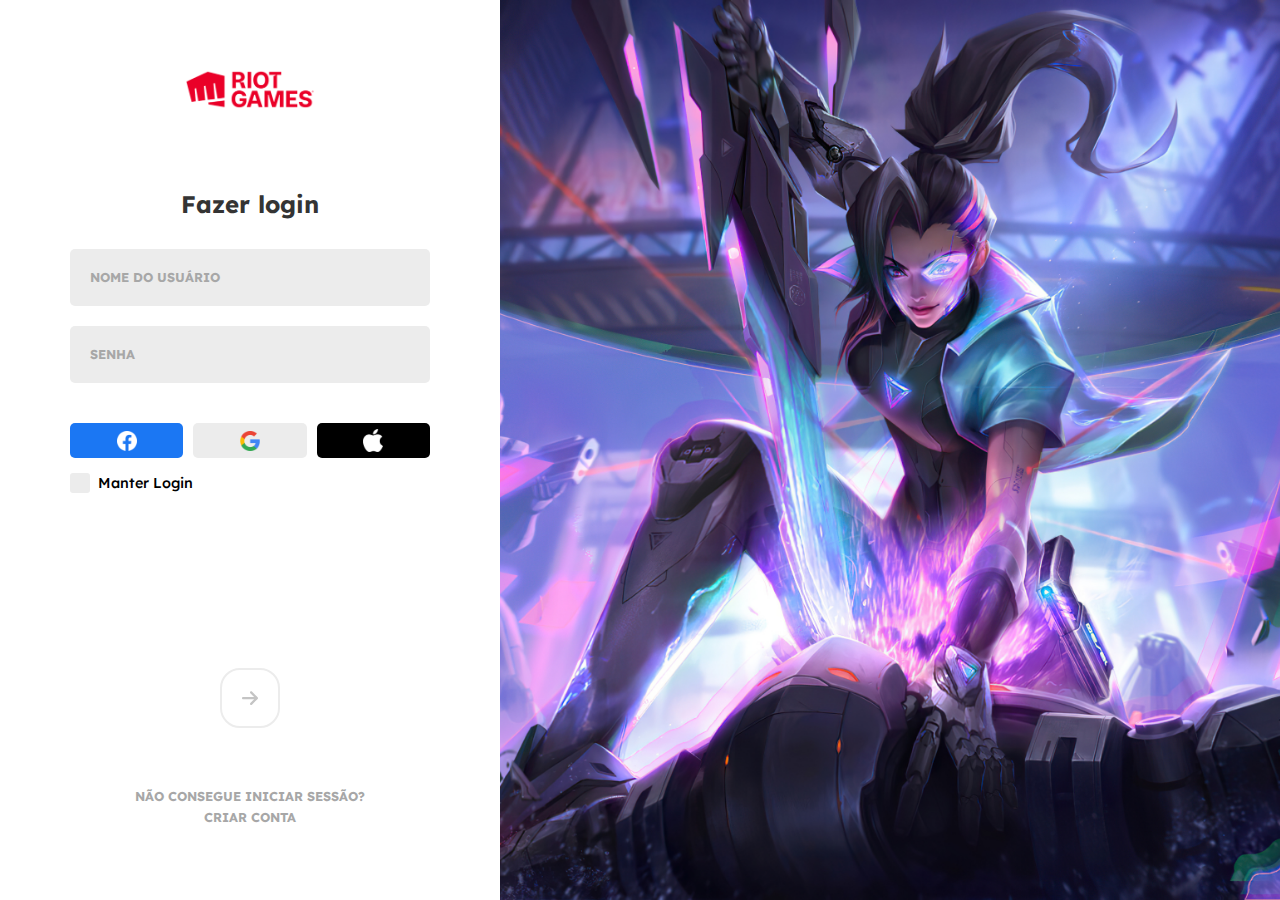
<file: index.html>
<!DOCTYPE html>
<html lang="en">
<head>
    <meta charset="UTF-8">
    <meta http-equiv="X-UA-Compatible" content="IE=edge">
    <meta name="viewport" content="width=device-width, initial-scale=1.0">
    <link rel="stylesheet" href="./index.css">
    <title>Riot Games</title>
</head>
<body>
    <main>
        <section class="login">
            
            <div class="wrapper">
                
                <img src="./images/logo.png" alt="Riot Games Logo" class="loginLogo">
            
                <h1 class="loginTitle">Fazer login</h1>

                <label class="loginLabel">
                    <span>Nome do usuário</span>
                    <input type="text" name="username" class="input">
                </label>

                <label class="loginLabel">
                    <span>Senha</span>
                    <input type="password" name="password" class="input">
                </label>
    
                <div class="loginIcons">
                    <button type="button" class="iconsButton">
                        <img src="./images/facebook-icon.png" alt="facebook-icon">
                    </button>

                    <button type="button" class="iconsButton">
                        <img src="./images/google-icon.png" alt="google-icon">
                    </button>

                    <button type="button" class="iconsButton">
                        <img src="./images/apple-icon.png" alt="apple-icon">
                    </button>
                </div>

                <label class="loginLabelCheckbox">
                    <input type="checkbox" class="inputCheckbox">
                    Manter Login
                </label>

            </div>
            
            <div class="wrapper">

                <button type="button" class="loginButton" disabled>
                    <svg xmlns="http://www.w3.org/2000/svg" viewBox="0 0 448 512">
                      <path d="M438.6 278.6l-160 160C272.4 444.9 264.2 448 256 448s-16.38-3.125-22.62-9.375c-12.5-12.5-12.5-32.75 0-45.25L338.8 288H32C14.33 288 .0016 273.7 .0016 256S14.33 224 32 224h306.8l-105.4-105.4c-12.5-12.5-12.5-32.75 0-45.25s32.75-12.5 45.25 0l160 160C451.1 245.9 451.1 266.1 438.6 278.6z"/>
                    </svg>
                </button>
    
                <a href="#" class="loginLink">Não consegue iniciar sessão?</a>
                <a href="#" class="loginLink">Criar conta</a>

            </div>

        </section>

        <section class="banner">

        </section>
    </main>

    <script src="./login.js" defer></script>

</body>
</html>
</file>
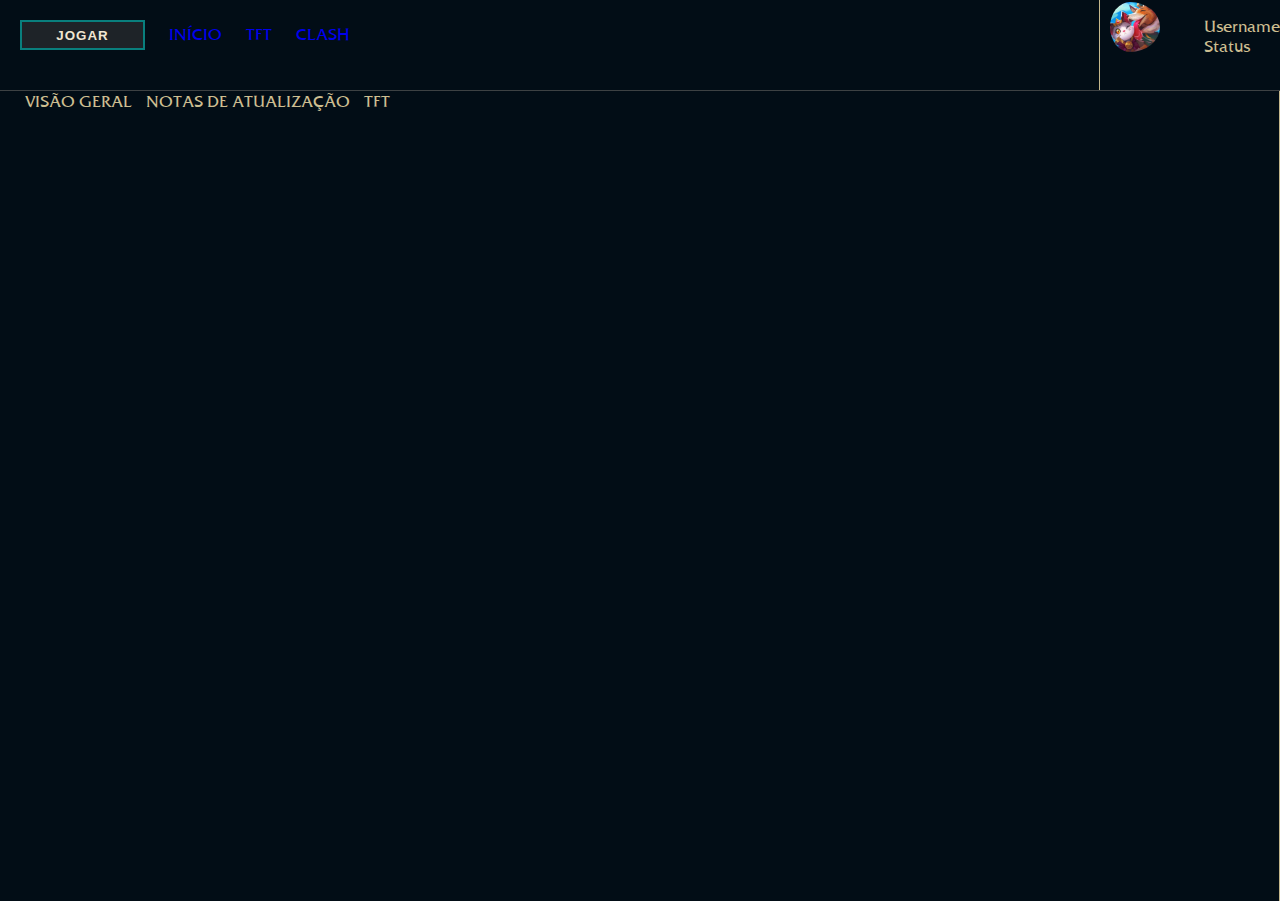
<file: client.html>
<!DOCTYPE html>
<html lang="en">
    <head>
        <title>Client LoL</title>
        <meta charset="utf-8">
        <link rel="icon" type="img/png" href="images/favicon.png">
        <link rel="stylesheet" href="styles.css">
    </head>
    <body>
        <header>
            <!--<img id="group-image" src="favicon.png">-->
            <input id="play-button" class="playButton" type="button" value="JOGAR"/>
            <span id="menu-text">
                <a id="menu-text-element" href="https://www.twitch.tv/iolkaida" target="_blank">INÍCIO</a>
                <a id="menu-text-element" href="https://www.twitch.tv/iolkaida" target="_blank">TFT</a>
                <a id="menu-text-element" href="https://www.twitch.tv/iolkaida" target="_blank">CLASH</a>
            </span>
            <aside class="profileMenu">
                <div>
                    <img class="user-image" src="images/4030.png" width="50px" height="50px" alt="Avatar">
                    <span class="playerID">
                        <ul>
                            <li>Username</li>
                            <li>Status</li>
                        </ul>
                    </span>
                </div>
            </aside>
        </header>

        <aside class="friendList">
            
        </aside>
        <main>
            <div id="main-text">
                <a id="main-text-element">VISÃO GERAL</a>
                <a id="main-text-element">NOTAS DE ATUALIZAÇÃO</a>
                <a id="main-text-element">TFT</a>
            </div>
        </main>

    </body>

</html>
</file>
<file: index.css>
@import url('https://fonts.googleapis.com/css2?family=Lexend+Deca:wght@300;400;500;600;700&display=swap');

*{
    margin: 0;
    padding: 0;
    box-sizing: border-box;
    font-family: 'Lexend Deca', sans-serif;
}

:root {
    --white: #FFF;
    --whitesmoke: #F9F9F9;
    --light-grey: #ECECEC;
    --grey: #C4C4C4;
    --medium-grey: #A7A7A7;
    --deep-grey: #343434;
    --black: #000000;
    --blue: #1B77F3;
    --red: #CF3C3F;
}

main{
    display: flex;
}

.login{
    display: flex;
    flex-direction: column;
    align-items: center;
    justify-content: space-between;
    width: 100%;
    max-width: 500px;
    min-height: 100vh;
    padding: clamp(35px, 8%, 70px);
}

.wrapper{
    display: flex;
    width: 100%;
    flex-direction: column;
    align-items: center;
    justify-content: center;
}

.loginLogo{
    width: 130px;
    margin-bottom: 80px;
}

.loginTitle{
    color: var(--deep-grey);
    font-size: 1.5em;
    margin-bottom: 30px;
}

.loginLabel{
    display: block;
    margin-bottom: 20px;
    width: 100%;
}

.loginLabel span{
    position: absolute;
    font-size: 0.8em;
    font-weight: 700;
    text-transform: uppercase;
    color: var(--medium-grey);
    margin: 20px;
    cursor: text;
    transition: all 200ms ease;
}

.input{
    width: 100%;
    background-color: var(--light-grey);
    border: 2px solid rgba(0, 0, 0, 0);
    border-radius: 5px;
    outline: none;
    font-size: 0.9em;
    padding: 25px 10px 10px;
    font-weight: 600;
    color: var(--deep-grey);
}

.input:focus {
    background-color: var(--whitesmoke);
    border: 2px solid var(--deep-grey);
}

.loginLabel .spanActive{
    font-size: 0.7em;
    margin: 8px 10px;
}

.loginIcons{
    display: flex;
    gap: 10px;
    width: 100%;
    margin-top: 20px;
}

.loginIcons img{
    width: 20px;
}

.iconsButton{
    width: 33.33%;
    display: flex;
    align-items: center;
    justify-content: center;
    height: 35px;
    border-radius: 5px;
    cursor: pointer;
    border: none;
}

.loginIcons .iconsButton:nth-child(1){
    background-color: var(--blue);
}

.loginIcons .iconsButton:nth-child(2){
    background-color: var(--light-grey);
}

.loginIcons .iconsButton:nth-child(3){
    background-color: var(--black);
}

.loginLabelCheckbox{
    width: 100%;
    margin: 15px 0 50px;
    font-size: 0.9em;
    font-weight: 500;
    display: flex;
    align-items: center;
}

.inputCheckbox{
    appearance: none;
    width: 20px;
    height: 20px;
    background-color: var(--light-grey);
    margin-right: 8px;
    border-radius: 3px;
}

.inputCheckbox:checked{
    background-color: red;
}

.inputCheckbox:checked::after{
    content:"";
    display: block;
    width: 5px;
    height: 10px;
    border: 3px solid white;
    border-width: 0 3px 3px 0;
    transform: rotate(45deg);
    margin: 2px 6px;
}

.loginButton{
    width: 60px;
    height: 60px;
    padding: 20px;
    display: flex;
    align-items: center;
    justify-content: center;
    background-color: var(--red);
    border-radius: 20px;
    border: none;
    cursor: pointer;
    margin-bottom: 60px;
}

.loginButton svg{
    fill: white;
}

.loginButton:disabled{
    cursor: auto;
    background-color: white;
    border: 2px solid var(--light-grey);
}


.loginButton:disabled svg{
    fill: var(--grey);
}

.loginLink{
    font-size: 0.8em;
    text-decoration: none;
    color: var(--medium-grey);
    text-transform: uppercase;
    margin-bottom: 5px;
    font-weight: 700;

}

.banner{
    width: 100%;
    background-image: url('./images/wallpaper.jpg');
    background-size: cover;
    background-position: center;
    flex: 1;
}
</file>
<file: styles.css>
@font-face {
    font-family: friz;
    src: url(fonts/Friz\ Quadrata\ Regular.ttf);
}

html{
    font-family: friz;
    color: rgb(205, 190, 145);
    text-decoration: solid;
}

header{
    background-color: rgb(2,13,22);
    height: 10vh;
    width: 100vmax;
    color: rgb(205, 190, 145);
    border-bottom: 1px solid rgb(61,65,67);
    position: relative;
}

body{
    background-color: rgb(2,13,22);
    padding: 0;
    margin: 0;
}

ul{
    list-style: none;
}

.user-image{
    display: inline-block;
    border-radius: 50%;
    padding-left: 10px;
}

.playButton{
    display: inline;
    border: 2px solid rgb(9, 127, 125);
    color: rgb(240,230,210);
    background-color: rgb(30,35,40);
    height: 30px;
    width: 125px;
    cursor: pointer;
    margin-top: 1.5em;
    margin-left: 20px;
    font-weight: bold;
    letter-spacing: 1px;
}

#group-image{
    display: inline-block;
    width: 40px;
    height: 40px;
    align-self: center;
    margin-top: 1em;
    margin-left: 50px;
}

#menu-text, #menu-text-element{
    padding: 10px;
    text-decoration: solid;  
}

a:visited{
    color: rgb(205, 190, 145);
}

.profileMenu{
    float:right;
    border-left: 1px solid rgb(196, 183, 140);
    height: 10vh;
    margin-left: auto;
    text-align: left;

}

.friendList{
    float:right;
    border-left: 1px solid rgb(196, 183, 140);
    height: 90vh;
    margin-left: auto;
    text-align: left;
    margin-right: none;

}

.playerID{
    height: 1em;
    display: inline-block;
    padding: none;
}

#main-text-element{
    padding: 5px;
    font-size: 1em;
}

#main-text{
    margin-left: 20px;
}
</file>
